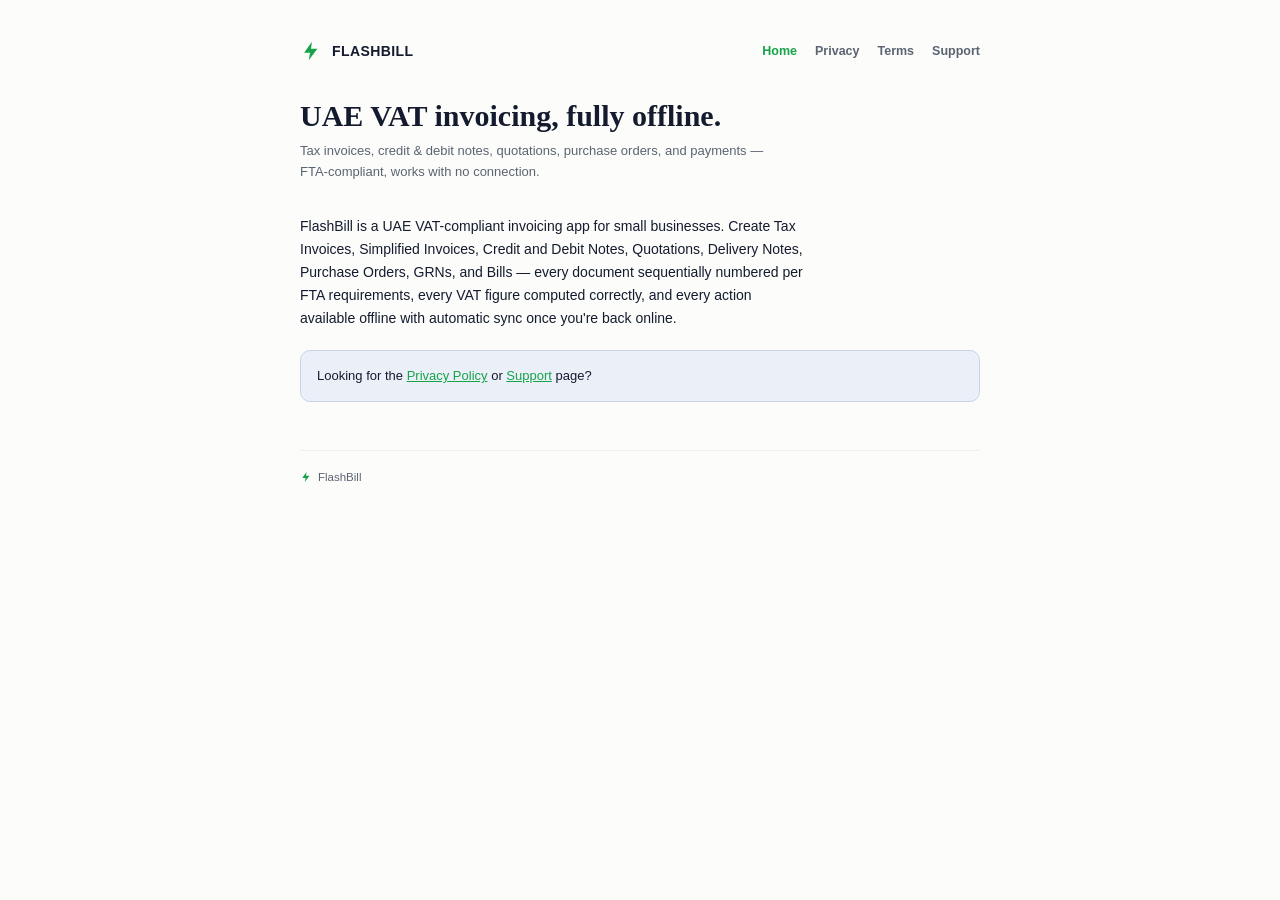
<file: index.html>
<!doctype html>
<html lang="en">
<head>
<meta charset="utf-8" />
<meta name="viewport" content="width=device-width, initial-scale=1" />
<title>FlashBill</title>
<link rel="stylesheet" href="brand.css" />
</head>
<body>
<div class="wrap">
  <header class="top">
    <svg width="22" height="22" viewBox="0 0 24 24"><path d="M13 2L4.5 14H11L9.5 22L19 9.5H12L13 2Z" fill="var(--bolt)" /></svg>
    <span class="name">FLASHBILL</span>
    <nav class="pages">
      <a href="index.html" aria-current="page">Home</a>
      <a href="privacy.html">Privacy</a>
      <a href="terms.html">Terms</a>
      <a href="support.html">Support</a>
    </nav>
  </header>

  <h1>UAE VAT invoicing, fully offline.</h1>
  <p class="subtitle">Tax invoices, credit &amp; debit notes, quotations, purchase orders, and payments — FTA-compliant, works with no connection.</p>

  <p>
    FlashBill is a UAE VAT-compliant invoicing app for small businesses. Create Tax Invoices,
    Simplified Invoices, Credit and Debit Notes, Quotations, Delivery Notes, Purchase Orders, GRNs,
    and Bills — every document sequentially numbered per FTA requirements, every VAT figure computed
    correctly, and every action available offline with automatic sync once you're back online.
  </p>

  <div class="callout">
    <p>Looking for the <a class="link" href="privacy.html">Privacy Policy</a> or <a class="link" href="support.html">Support</a> page?</p>
  </div>

  <footer class="bottom">
    <svg width="12" height="12" viewBox="0 0 24 24"><path d="M13 2L4.5 14H11L9.5 22L19 9.5H12L13 2Z" fill="var(--bolt)" /></svg>
    FlashBill
  </footer>
</div>
</body>
</html>
</file>
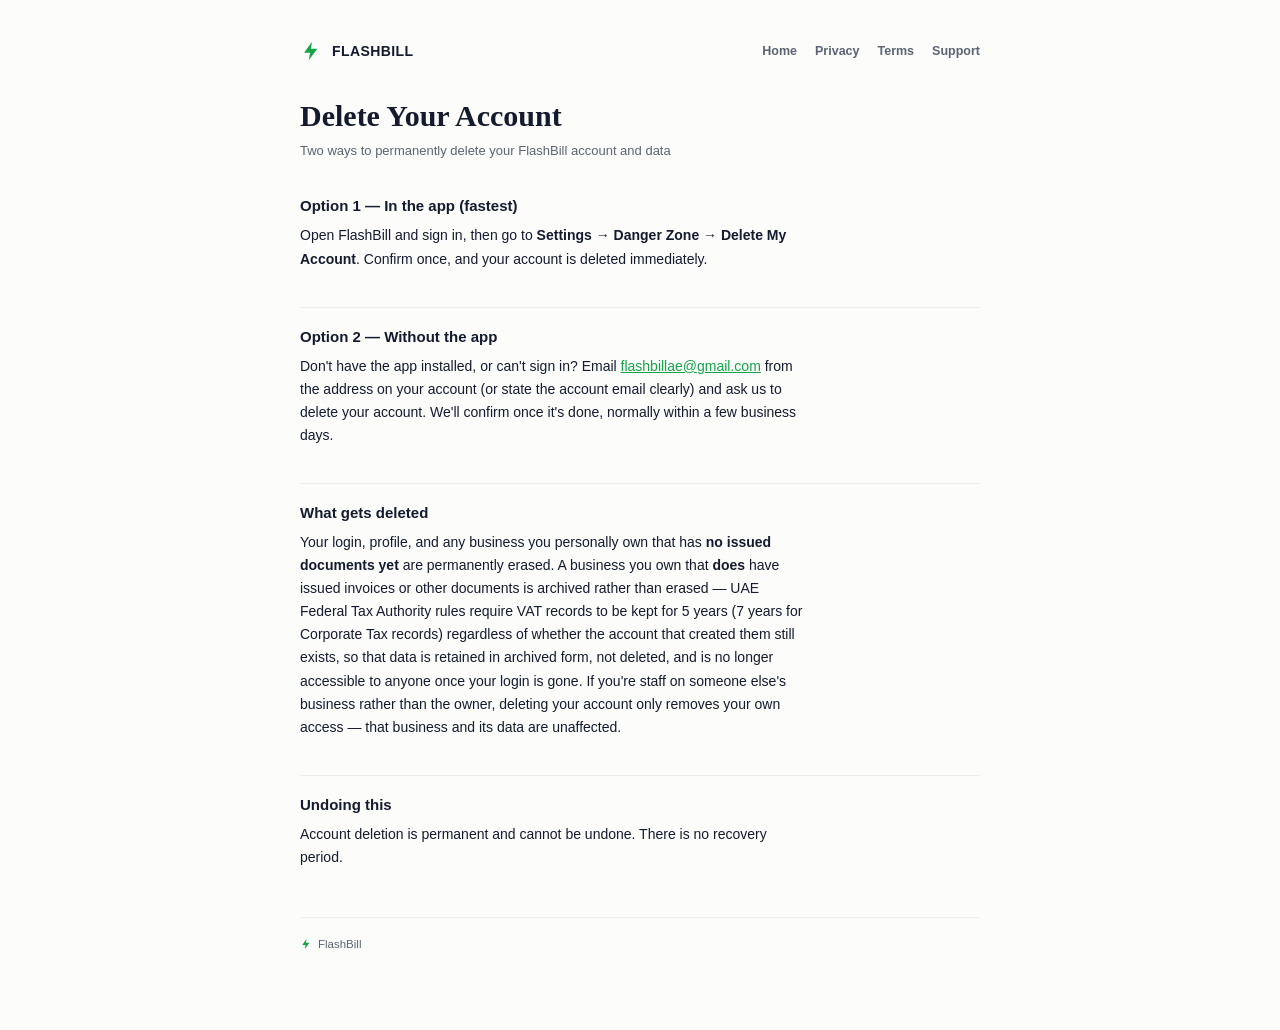
<file: account-deletion.html>
<!doctype html>
<html lang="en">
<head>
<meta charset="utf-8" />
<meta name="viewport" content="width=device-width, initial-scale=1" />
<title>Delete Your Account — FlashBill</title>
<link rel="stylesheet" href="brand.css" />
</head>
<body>
<div class="wrap">
  <header class="top">
    <svg width="22" height="22" viewBox="0 0 24 24"><path d="M13 2L4.5 14H11L9.5 22L19 9.5H12L13 2Z" fill="var(--bolt)" /></svg>
    <span class="name">FLASHBILL</span>
    <nav class="pages">
      <a href="index.html">Home</a>
      <a href="privacy.html">Privacy</a>
      <a href="terms.html">Terms</a>
      <a href="support.html">Support</a>
    </nav>
  </header>

  <h1>Delete Your Account</h1>
  <p class="subtitle">Two ways to permanently delete your FlashBill account and data</p>

  <h2>Option 1 — In the app (fastest)</h2>
  <p>
    Open FlashBill and sign in, then go to <strong>Settings → Danger Zone → Delete My Account</strong>.
    Confirm once, and your account is deleted immediately.
  </p>

  <h2>Option 2 — Without the app</h2>
  <p>
    Don't have the app installed, or can't sign in? Email
    <a class="link" href="mailto:flashbillae@gmail.com">flashbillae@gmail.com</a> from the address on
    your account (or state the account email clearly) and ask us to delete your account. We'll confirm
    once it's done, normally within a few business days.
  </p>

  <h2>What gets deleted</h2>
  <p>
    Your login, profile, and any business you personally own that has <strong>no issued documents yet</strong>
    are permanently erased. A business you own that <strong>does</strong> have issued invoices or other
    documents is archived rather than erased — UAE Federal Tax Authority rules require VAT records to be
    kept for 5 years (7 years for Corporate Tax records) regardless of whether the account that created
    them still exists, so that data is retained in archived form, not deleted, and is no longer
    accessible to anyone once your login is gone. If you're staff on someone else's business rather than
    the owner, deleting your account only removes your own access — that business and its data are
    unaffected.
  </p>

  <h2>Undoing this</h2>
  <p>Account deletion is permanent and cannot be undone. There is no recovery period.</p>

  <footer class="bottom">
    <svg width="12" height="12" viewBox="0 0 24 24"><path d="M13 2L4.5 14H11L9.5 22L19 9.5H12L13 2Z" fill="var(--bolt)" /></svg>
    FlashBill
  </footer>
</div>
</body>
</html>
</file>
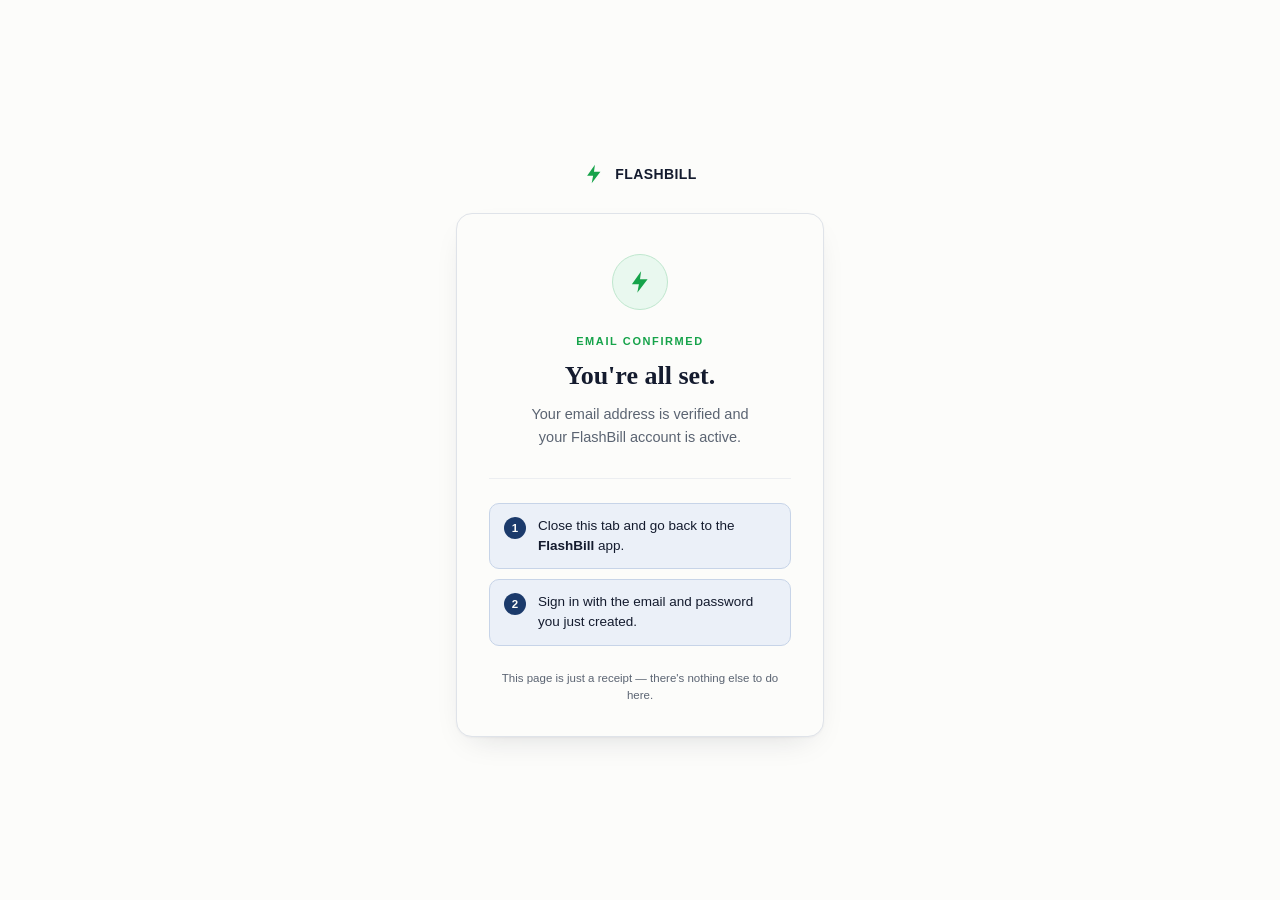
<file: email-confirmed.html>
<!doctype html>
<html lang="en">
<head>
<meta charset="utf-8" />
<meta name="viewport" content="width=device-width, initial-scale=1" />
<title>Email confirmed — FlashBill</title>
<link rel="stylesheet" href="brand.css" />
<style>
  body { display: flex; align-items: center; justify-content: center; min-height: 100vh; }
  .wrap { padding: 32px 16px; max-width: 400px; }
  header.top { justify-content: center; margin-bottom: 0; }
  nav.pages { display: none; }
  .card {
    background: var(--paper);
    border: 1px solid var(--line);
    border-radius: 16px;
    box-shadow: var(--card-shadow);
    padding: 40px 32px 32px;
    text-align: center;
    margin-top: 28px;
  }
  .mark {
    width: 56px; height: 56px; margin: 0 auto 22px; border-radius: 50%;
    background: var(--bolt-bg); border: 1px solid var(--bolt-line);
    display: flex; align-items: center; justify-content: center;
  }
  .kicker { font-size: 11px; font-weight: 700; letter-spacing: 1.6px; text-transform: uppercase; color: var(--bolt); margin: 0 0 10px; }
  h1 { font-size: 26px; margin: 0 0 12px; }
  .lede { font-size: 14.5px; line-height: 1.6; color: var(--stone); margin: 0 0 28px; max-width: 30ch; margin-left: auto; margin-right: auto; }
  .divider { height: 1px; background: var(--hairline); margin: 0 0 24px; }
  .step { display: flex; align-items: flex-start; gap: 12px; text-align: left; padding: 12px 14px; background: var(--navy-bg); border: 1px solid var(--navy-line); border-radius: 10px; }
  .step-num { flex: 0 0 auto; width: 22px; height: 22px; border-radius: 50%; background: var(--navy); color: var(--paper); font-size: 11.5px; font-weight: 700; display: flex; align-items: center; justify-content: center; margin-top: 1px; }
  .step p { margin: 0; font-size: 13.5px; line-height: 1.5; color: var(--ink); }
  .step p b { font-weight: 700; }
  .footnote { margin: 24px 0 0; font-size: 11.5px; color: var(--stone); line-height: 1.5; }
</style>
</head>
<body>
<div class="wrap">
  <header class="top">
    <svg width="22" height="22" viewBox="0 0 24 24"><path d="M13 2L4.5 14H11L9.5 22L19 9.5H12L13 2Z" fill="var(--bolt)" /></svg>
    <span class="name">FLASHBILL</span>
  </header>
  <div class="card">
    <div class="mark">
      <svg width="26" height="26" viewBox="0 0 24 24" fill="none"><path d="M13 2L4.5 14H11L9.5 22L19 9.5H12L13 2Z" fill="var(--bolt)" /></svg>
    </div>
    <p class="kicker">Email confirmed</p>
    <h1>You're all set.</h1>
    <p class="lede">Your email address is verified and your FlashBill account is active.</p>
    <div class="divider"></div>
    <div class="step">
      <span class="step-num">1</span>
      <p>Close this tab and go back to the <b>FlashBill</b> app.</p>
    </div>
    <div style="height: 10px"></div>
    <div class="step">
      <span class="step-num">2</span>
      <p>Sign in with the email and password you just created.</p>
    </div>
    <p class="footnote">This page is just a receipt — there's nothing else to do here.</p>
  </div>
</div>
</body>
</html>
</file>
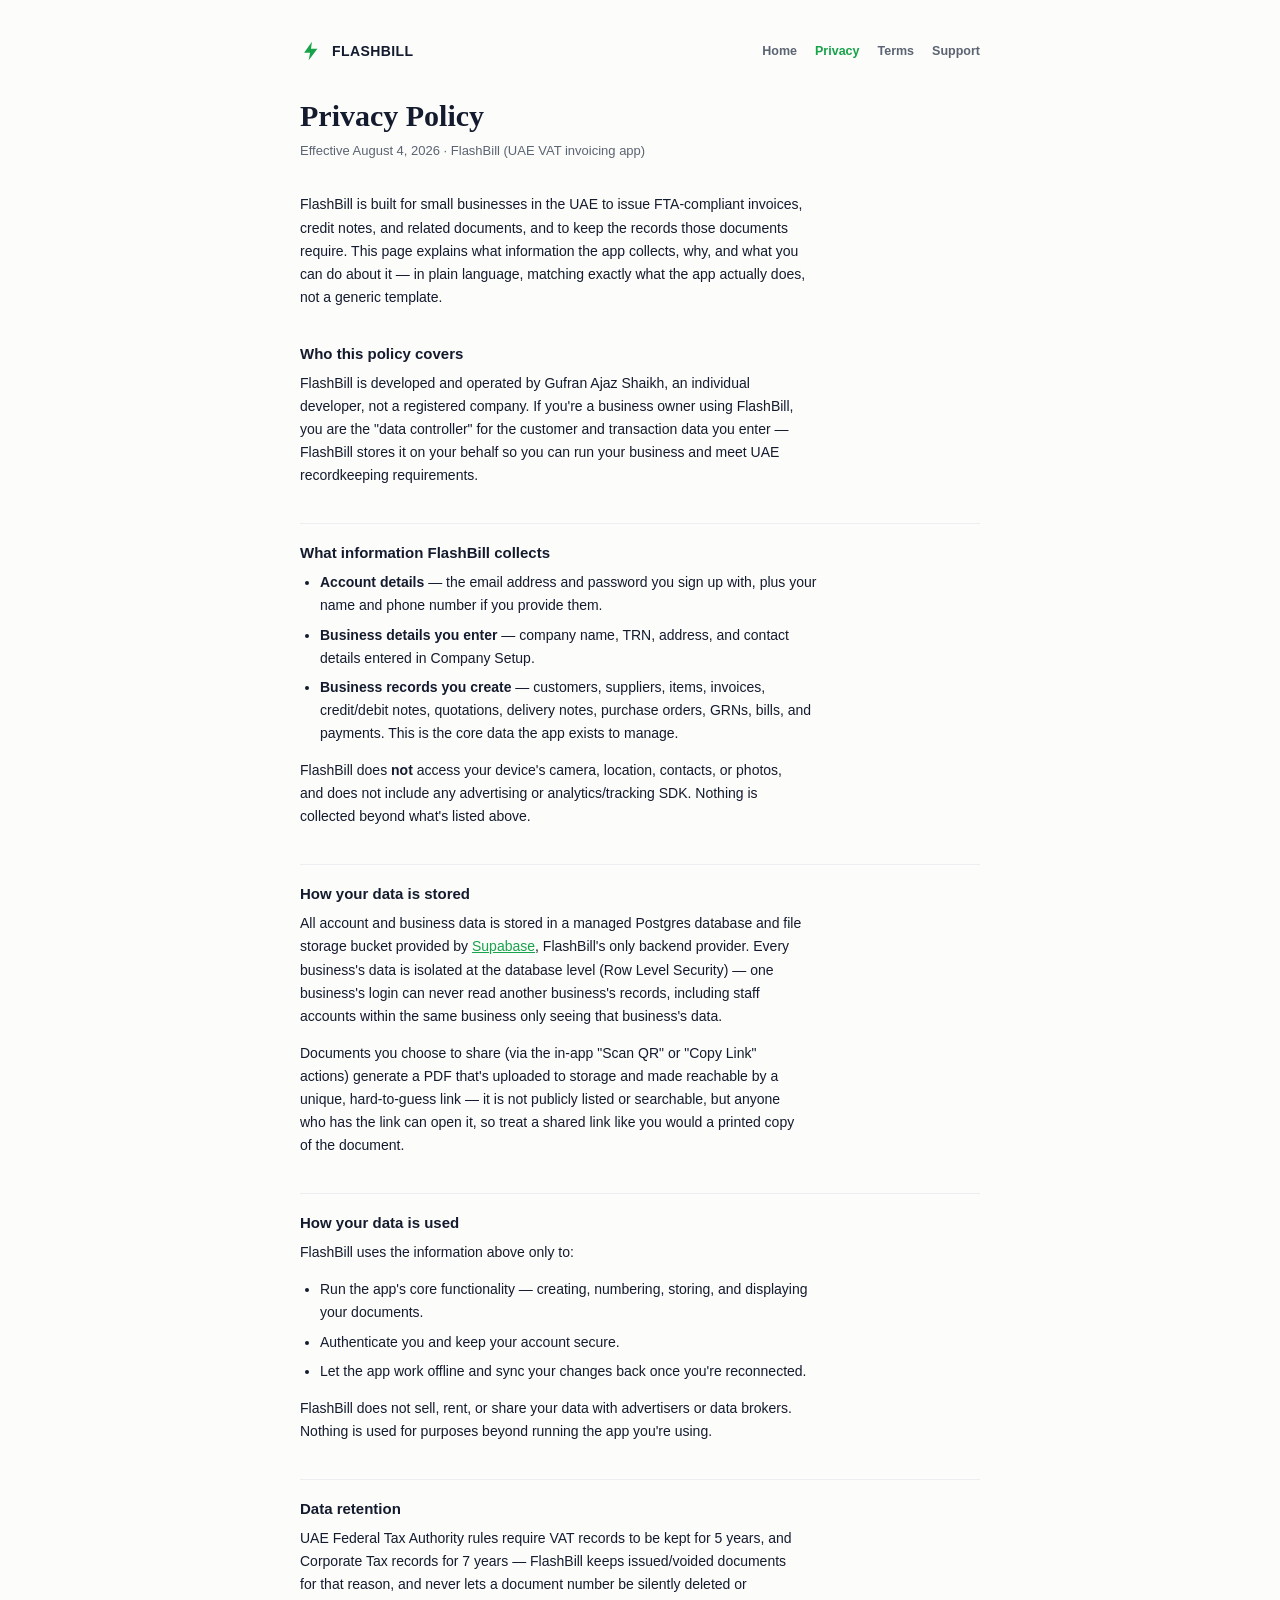
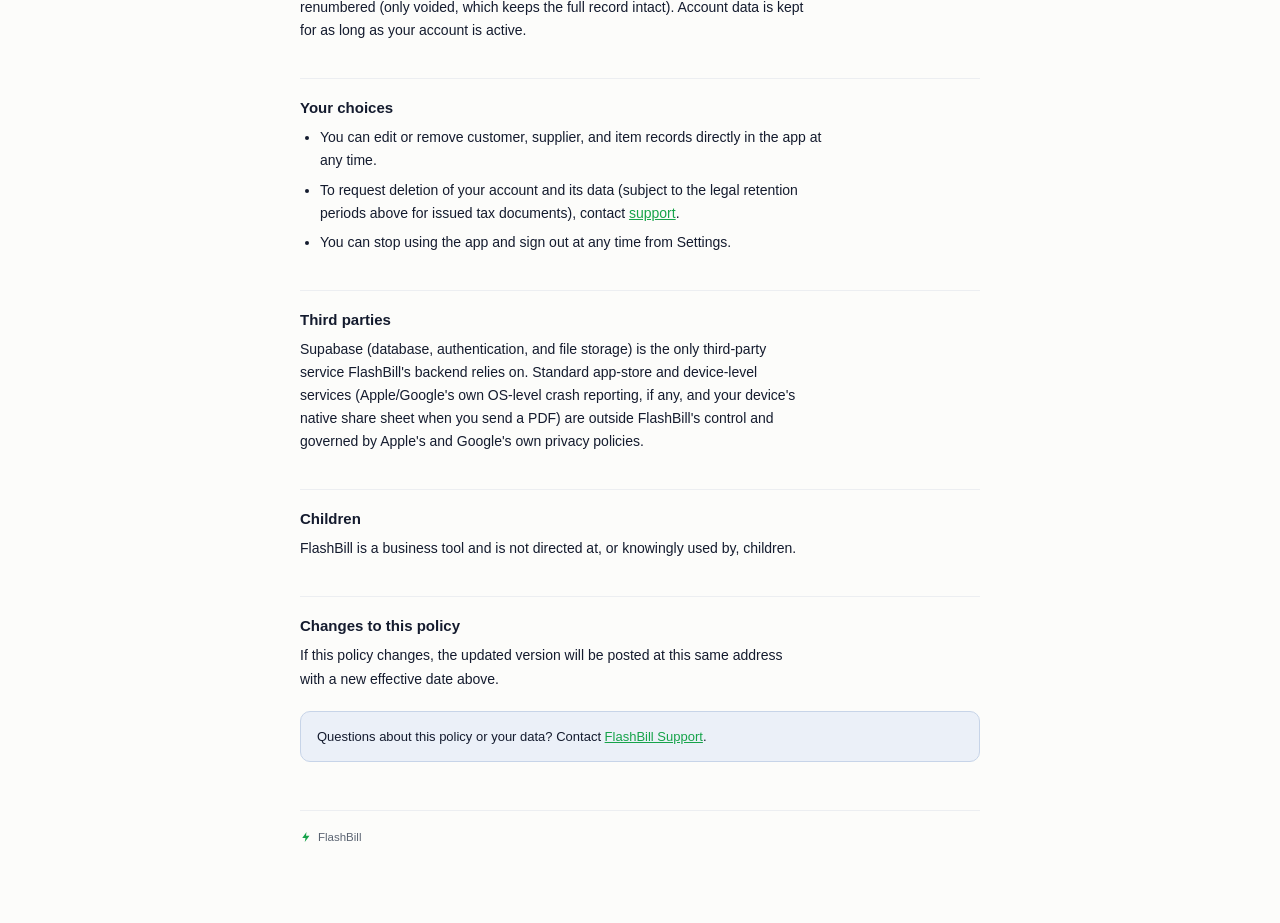
<file: privacy.html>
<!doctype html>
<html lang="en">
<head>
<meta charset="utf-8" />
<meta name="viewport" content="width=device-width, initial-scale=1" />
<title>Privacy Policy — FlashBill</title>
<link rel="stylesheet" href="brand.css" />
</head>
<body>
<div class="wrap">
  <header class="top">
    <svg width="22" height="22" viewBox="0 0 24 24"><path d="M13 2L4.5 14H11L9.5 22L19 9.5H12L13 2Z" fill="var(--bolt)" /></svg>
    <span class="name">FLASHBILL</span>
    <nav class="pages">
      <a href="index.html">Home</a>
      <a href="privacy.html" aria-current="page">Privacy</a>
      <a href="terms.html">Terms</a>
      <a href="support.html">Support</a>
    </nav>
  </header>

  <h1>Privacy Policy</h1>
  <p class="subtitle">Effective August 4, 2026 · FlashBill (UAE VAT invoicing app)</p>

  <p>
    FlashBill is built for small businesses in the UAE to issue FTA-compliant invoices, credit notes,
    and related documents, and to keep the records those documents require. This page explains what
    information the app collects, why, and what you can do about it — in plain language, matching
    exactly what the app actually does, not a generic template.
  </p>

  <h2>Who this policy covers</h2>
  <p>
    FlashBill is developed and operated by Gufran Ajaz Shaikh, an
    individual developer, not a registered company. If you're a business owner using FlashBill, you
    are the "data controller" for the customer and transaction data you enter — FlashBill stores it on
    your behalf so you can run your business and meet UAE recordkeeping requirements.
  </p>

  <h2>What information FlashBill collects</h2>
  <ul>
    <li><strong>Account details</strong> — the email address and password you sign up with, plus your name and phone number if you provide them.</li>
    <li><strong>Business details you enter</strong> — company name, TRN, address, and contact details entered in Company Setup.</li>
    <li><strong>Business records you create</strong> — customers, suppliers, items, invoices, credit/debit notes, quotations, delivery notes, purchase orders, GRNs, bills, and payments. This is the core data the app exists to manage.</li>
  </ul>
  <p>
    FlashBill does <strong>not</strong> access your device's camera, location, contacts, or photos, and
    does not include any advertising or analytics/tracking SDK. Nothing is collected beyond what's
    listed above.
  </p>

  <h2>How your data is stored</h2>
  <p>
    All account and business data is stored in a managed Postgres database and file storage bucket
    provided by <a class="link" href="https://supabase.com/privacy" target="_blank" rel="noopener">Supabase</a>,
    FlashBill's only backend provider. Every business's data is isolated at the database level (Row
    Level Security) — one business's login can never read another business's records, including staff
    accounts within the same business only seeing that business's data.
  </p>
  <p>
    Documents you choose to share (via the in-app "Scan QR" or "Copy Link" actions) generate a PDF
    that's uploaded to storage and made reachable by a unique, hard-to-guess link — it is not publicly
    listed or searchable, but anyone who has the link can open it, so treat a shared link like you
    would a printed copy of the document.
  </p>

  <h2>How your data is used</h2>
  <p>FlashBill uses the information above only to:</p>
  <ul>
    <li>Run the app's core functionality — creating, numbering, storing, and displaying your documents.</li>
    <li>Authenticate you and keep your account secure.</li>
    <li>Let the app work offline and sync your changes back once you're reconnected.</li>
  </ul>
  <p>FlashBill does not sell, rent, or share your data with advertisers or data brokers. Nothing is used for purposes beyond running the app you're using.</p>

  <h2>Data retention</h2>
  <p>
    UAE Federal Tax Authority rules require VAT records to be kept for 5 years, and Corporate Tax
    records for 7 years — FlashBill keeps issued/voided documents for that reason, and never lets a
    document number be silently deleted or renumbered (only voided, which keeps the full record
    intact). Account data is kept for as long as your account is active.
  </p>

  <h2>Your choices</h2>
  <ul>
    <li>You can edit or remove customer, supplier, and item records directly in the app at any time.</li>
    <li>To request deletion of your account and its data (subject to the legal retention periods above for issued tax documents), contact <a class="link" href="support.html">support</a>.</li>
    <li>You can stop using the app and sign out at any time from Settings.</li>
  </ul>

  <h2>Third parties</h2>
  <p>
    Supabase (database, authentication, and file storage) is the only third-party service FlashBill's
    backend relies on. Standard app-store and device-level services (Apple/Google's own OS-level
    crash reporting, if any, and your device's native share sheet when you send a PDF) are outside
    FlashBill's control and governed by Apple's and Google's own privacy policies.
  </p>

  <h2>Children</h2>
  <p>FlashBill is a business tool and is not directed at, or knowingly used by, children.</p>

  <h2>Changes to this policy</h2>
  <p>If this policy changes, the updated version will be posted at this same address with a new effective date above.</p>

  <div class="callout">
    <p>Questions about this policy or your data? Contact <a class="link" href="support.html">FlashBill Support</a>.</p>
  </div>

  <footer class="bottom">
    <svg width="12" height="12" viewBox="0 0 24 24"><path d="M13 2L4.5 14H11L9.5 22L19 9.5H12L13 2Z" fill="var(--bolt)" /></svg>
    FlashBill
  </footer>
</div>
</body>
</html>
</file>
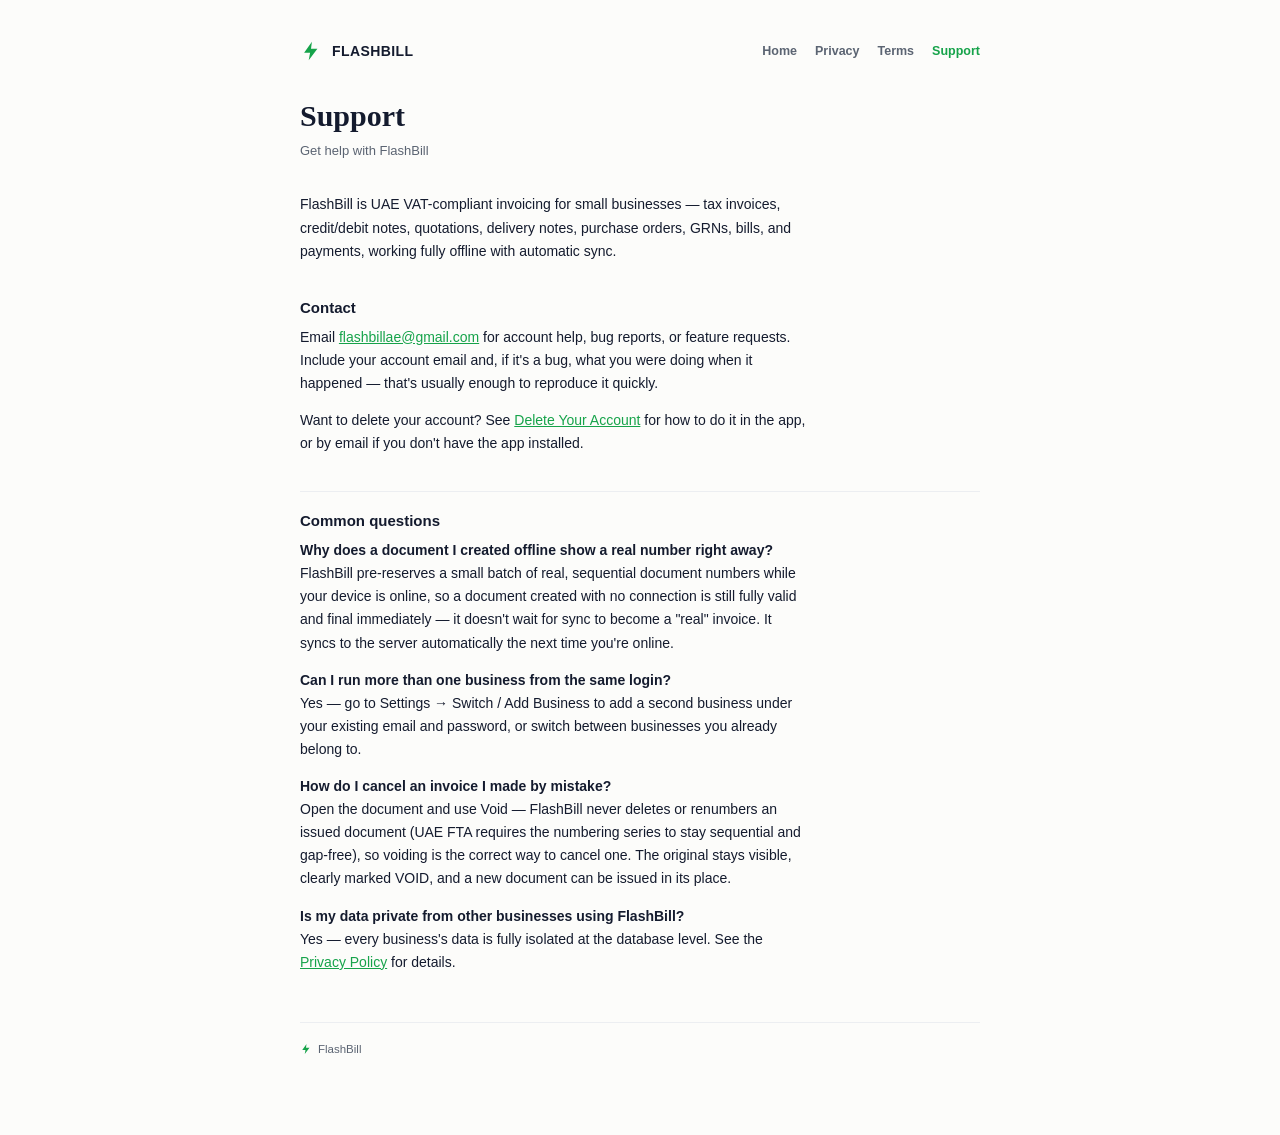
<file: support.html>
<!doctype html>
<html lang="en">
<head>
<meta charset="utf-8" />
<meta name="viewport" content="width=device-width, initial-scale=1" />
<title>Support — FlashBill</title>
<link rel="stylesheet" href="brand.css" />
</head>
<body>
<div class="wrap">
  <header class="top">
    <svg width="22" height="22" viewBox="0 0 24 24"><path d="M13 2L4.5 14H11L9.5 22L19 9.5H12L13 2Z" fill="var(--bolt)" /></svg>
    <span class="name">FLASHBILL</span>
    <nav class="pages">
      <a href="index.html">Home</a>
      <a href="privacy.html">Privacy</a>
      <a href="terms.html">Terms</a>
      <a href="support.html" aria-current="page">Support</a>
    </nav>
  </header>

  <h1>Support</h1>
  <p class="subtitle">Get help with FlashBill</p>

  <p>
    FlashBill is UAE VAT-compliant invoicing for small businesses — tax invoices, credit/debit notes,
    quotations, delivery notes, purchase orders, GRNs, bills, and payments, working fully offline with
    automatic sync.
  </p>

  <h2>Contact</h2>
  <p>
    Email <a class="link" href="mailto:flashbillae@gmail.com">flashbillae@gmail.com</a> for account help, bug
    reports, or feature requests. Include your account email and, if it's a
    bug, what you were doing when it happened — that's usually enough to reproduce it quickly.
  </p>

  <p>
    Want to delete your account? See <a class="link" href="account-deletion.html">Delete Your Account</a>
    for how to do it in the app, or by email if you don't have the app installed.
  </p>

  <h2>Common questions</h2>

  <p><strong>Why does a document I created offline show a real number right away?</strong><br />
  FlashBill pre-reserves a small batch of real, sequential document numbers while your device is
  online, so a document created with no connection is still fully valid and final immediately — it
  doesn't wait for sync to become a "real" invoice. It syncs to the server automatically the next
  time you're online.</p>

  <p><strong>Can I run more than one business from the same login?</strong><br />
  Yes — go to Settings → Switch / Add Business to add a second business under your existing email and
  password, or switch between businesses you already belong to.</p>

  <p><strong>How do I cancel an invoice I made by mistake?</strong><br />
  Open the document and use Void — FlashBill never deletes or renumbers an issued document (UAE FTA
  requires the numbering series to stay sequential and gap-free), so voiding is the correct way to
  cancel one. The original stays visible, clearly marked VOID, and a new document can be issued in
  its place.</p>

  <p><strong>Is my data private from other businesses using FlashBill?</strong><br />
  Yes — every business's data is fully isolated at the database level. See the
  <a class="link" href="privacy.html">Privacy Policy</a> for details.</p>

  <footer class="bottom">
    <svg width="12" height="12" viewBox="0 0 24 24"><path d="M13 2L4.5 14H11L9.5 22L19 9.5H12L13 2Z" fill="var(--bolt)" /></svg>
    FlashBill
  </footer>
</div>
</body>
</html>
</file>
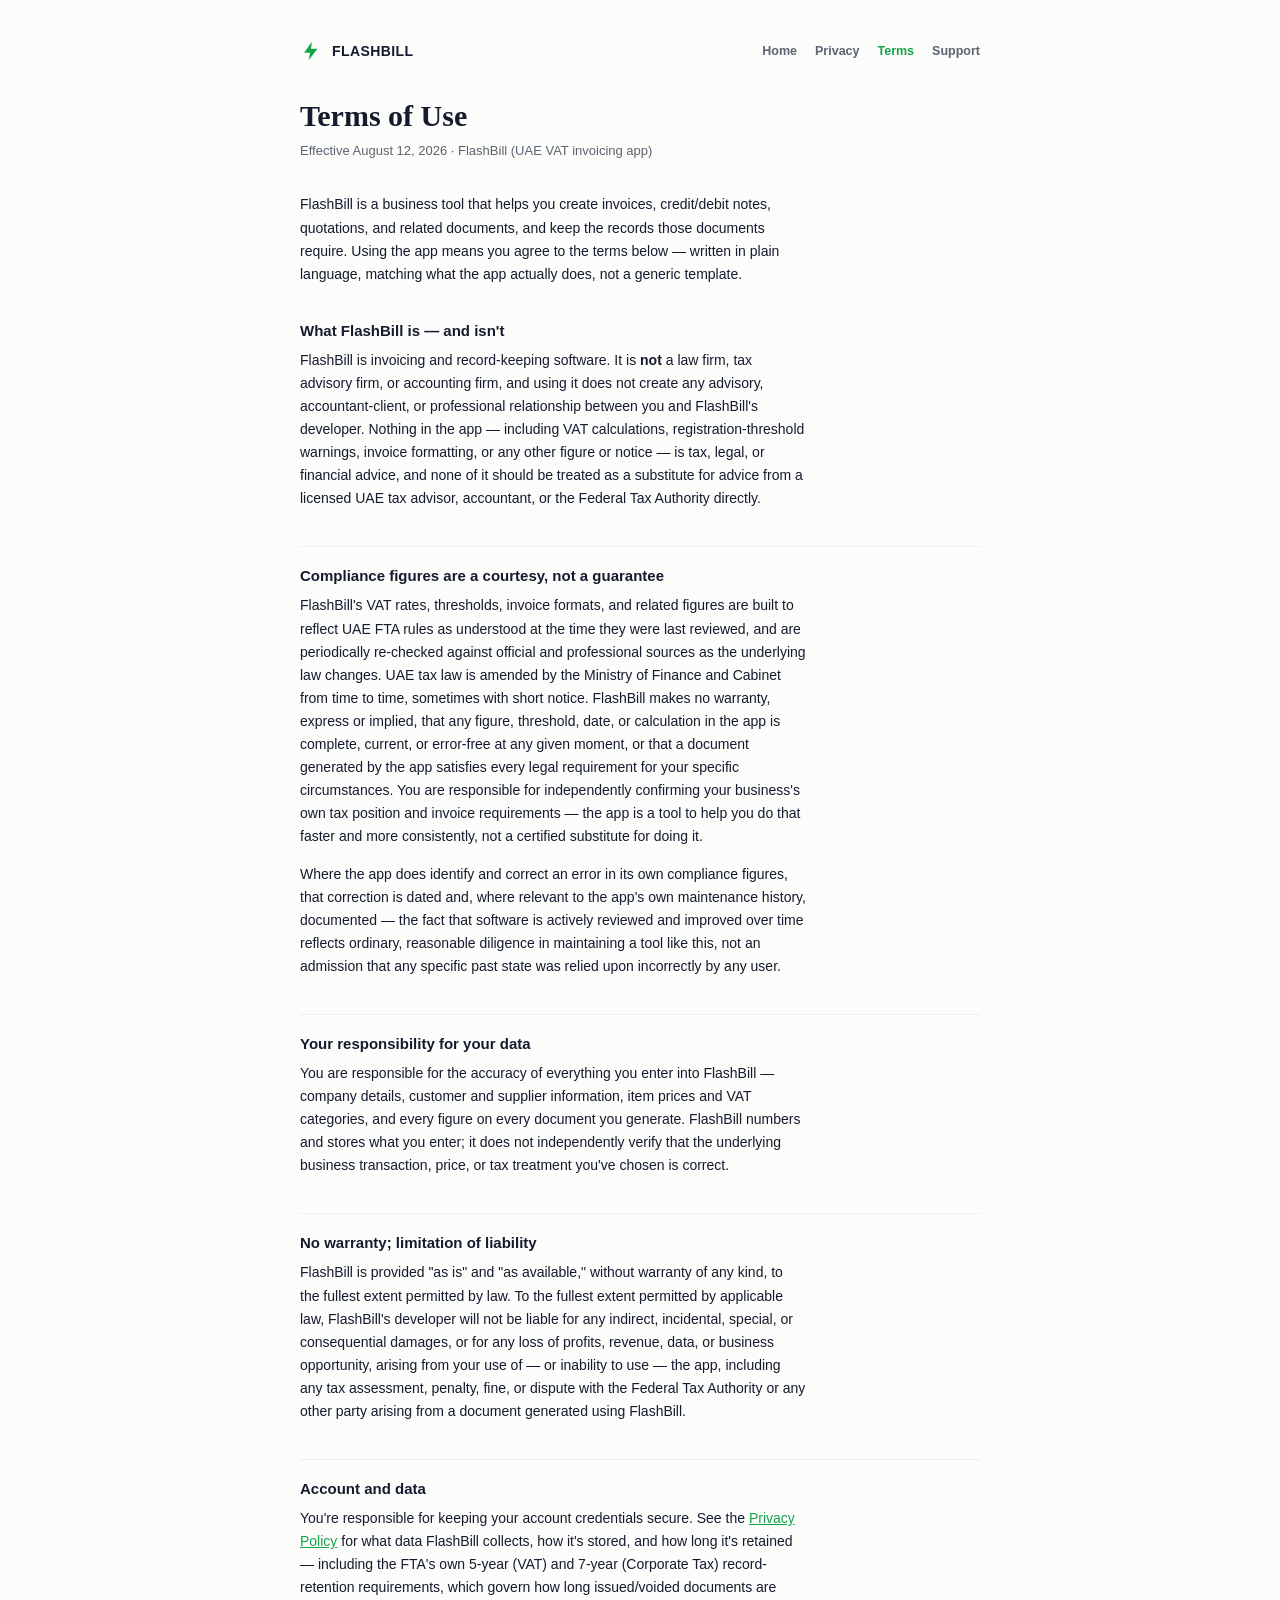
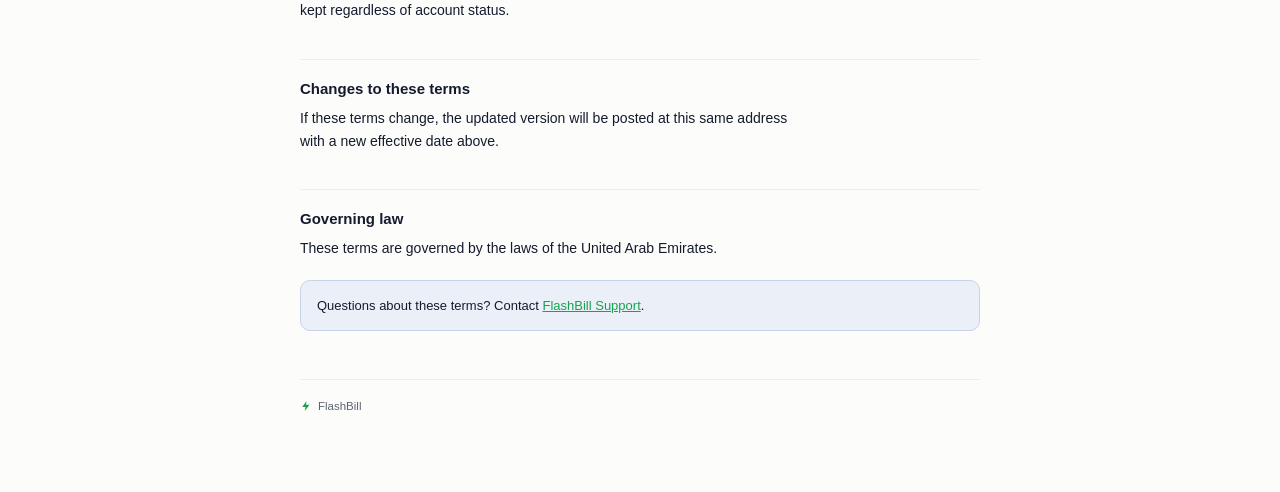
<file: terms.html>
<!doctype html>
<html lang="en">
<head>
<meta charset="utf-8" />
<meta name="viewport" content="width=device-width, initial-scale=1" />
<title>Terms of Use — FlashBill</title>
<link rel="stylesheet" href="brand.css" />
</head>
<body>
<div class="wrap">
  <header class="top">
    <svg width="22" height="22" viewBox="0 0 24 24"><path d="M13 2L4.5 14H11L9.5 22L19 9.5H12L13 2Z" fill="var(--bolt)" /></svg>
    <span class="name">FLASHBILL</span>
    <nav class="pages">
      <a href="index.html">Home</a>
      <a href="privacy.html">Privacy</a>
      <a href="terms.html" aria-current="page">Terms</a>
      <a href="support.html">Support</a>
    </nav>
  </header>

  <h1>Terms of Use</h1>
  <p class="subtitle">Effective August 12, 2026 · FlashBill (UAE VAT invoicing app)</p>

  <p>
    FlashBill is a business tool that helps you create invoices, credit/debit notes, quotations, and
    related documents, and keep the records those documents require. Using the app means you agree to
    the terms below — written in plain language, matching what the app actually does, not a generic
    template.
  </p>

  <h2>What FlashBill is — and isn't</h2>
  <p>
    FlashBill is invoicing and record-keeping software. It is <strong>not</strong> a law firm, tax
    advisory firm, or accounting firm, and using it does not create any advisory, accountant-client, or
    professional relationship between you and FlashBill's developer. Nothing in the app — including VAT
    calculations, registration-threshold warnings, invoice formatting, or any other figure or notice —
    is tax, legal, or financial advice, and none of it should be treated as a substitute for advice from
    a licensed UAE tax advisor, accountant, or the Federal Tax Authority directly.
  </p>

  <h2>Compliance figures are a courtesy, not a guarantee</h2>
  <p>
    FlashBill's VAT rates, thresholds, invoice formats, and related figures are built to reflect UAE FTA
    rules as understood at the time they were last reviewed, and are periodically re-checked against
    official and professional sources as the underlying law changes. UAE tax law is amended by the
    Ministry of Finance and Cabinet from time to time, sometimes with short notice. FlashBill makes no
    warranty, express or implied, that any figure, threshold, date, or calculation in the app is
    complete, current, or error-free at any given moment, or that a document generated by the app
    satisfies every legal requirement for your specific circumstances. You are responsible for
    independently confirming your business's own tax position and invoice requirements — the app is a
    tool to help you do that faster and more consistently, not a certified substitute for doing it.
  </p>
  <p>
    Where the app does identify and correct an error in its own compliance figures, that correction is
    dated and, where relevant to the app's own maintenance history, documented — the fact that software
    is actively reviewed and improved over time reflects ordinary, reasonable diligence in maintaining a
    tool like this, not an admission that any specific past state was relied upon incorrectly by any
    user.
  </p>

  <h2>Your responsibility for your data</h2>
  <p>
    You are responsible for the accuracy of everything you enter into FlashBill — company details,
    customer and supplier information, item prices and VAT categories, and every figure on every
    document you generate. FlashBill numbers and stores what you enter; it does not independently verify
    that the underlying business transaction, price, or tax treatment you've chosen is correct.
  </p>

  <h2>No warranty; limitation of liability</h2>
  <p>
    FlashBill is provided "as is" and "as available," without warranty of any kind, to the fullest
    extent permitted by law. To the fullest extent permitted by applicable law, FlashBill's developer
    will not be liable for any indirect, incidental, special, or consequential damages, or for any loss
    of profits, revenue, data, or business opportunity, arising from your use of — or inability to use —
    the app, including any tax assessment, penalty, fine, or dispute with the Federal Tax Authority or
    any other party arising from a document generated using FlashBill.
  </p>

  <h2>Account and data</h2>
  <p>
    You're responsible for keeping your account credentials secure. See the
    <a class="link" href="privacy.html">Privacy Policy</a> for what data FlashBill collects, how it's
    stored, and how long it's retained — including the FTA's own 5-year (VAT) and 7-year (Corporate Tax)
    record-retention requirements, which govern how long issued/voided documents are kept regardless of
    account status.
  </p>

  <h2>Changes to these terms</h2>
  <p>If these terms change, the updated version will be posted at this same address with a new effective date above.</p>

  <h2>Governing law</h2>
  <p>These terms are governed by the laws of the United Arab Emirates.</p>

  <div class="callout">
    <p>Questions about these terms? Contact <a class="link" href="support.html">FlashBill Support</a>.</p>
  </div>

  <footer class="bottom">
    <svg width="12" height="12" viewBox="0 0 24 24"><path d="M13 2L4.5 14H11L9.5 22L19 9.5H12L13 2Z" fill="var(--bolt)" /></svg>
    FlashBill
  </footer>
</div>
</body>
</html>
</file>
<file: brand.css>
:root {
  --paper: #FCFCFA;
  --ink: #141B2E;
  --navy: #1B3A6B;
  --navy-line: #C7D4E8;
  --navy-bg: #EBF0F8;
  --stone: #5B6472;
  --line: #DFE3E9;
  --hairline: #ECEEF1;
  --bolt: #16A34A;
  --bolt-bg: #E9F8EF;
  --bolt-line: #BFE7CE;
  --card-shadow: 0 1px 2px rgba(20, 27, 46, 0.04), 0 12px 32px -16px rgba(20, 27, 46, 0.18);
}

:root[data-theme="dark"] {
  --paper: #0E1320;
  --ink: #F3F5F8;
  --navy: #9FB6DC;
  --navy-line: #2C3B57;
  --navy-bg: #16223A;
  --stone: #9AA5B4;
  --line: #232C3F;
  --hairline: #1B2333;
  --bolt: #34D273;
  --bolt-bg: #10301F;
  --bolt-line: #1E4A31;
  --card-shadow: 0 1px 2px rgba(0, 0, 0, 0.3), 0 24px 48px -24px rgba(0, 0, 0, 0.6);
}

@media (prefers-color-scheme: dark) {
  :root:not([data-theme="light"]) {
    --paper: #0E1320;
    --ink: #F3F5F8;
    --navy: #9FB6DC;
    --navy-line: #2C3B57;
    --navy-bg: #16223A;
    --stone: #9AA5B4;
    --line: #232C3F;
    --hairline: #1B2333;
    --bolt: #34D273;
    --bolt-bg: #10301F;
    --bolt-line: #1E4A31;
    --card-shadow: 0 1px 2px rgba(0, 0, 0, 0.3), 0 24px 48px -24px rgba(0, 0, 0, 0.6);
  }
}

* { box-sizing: border-box; }

body {
  margin: 0;
  background: var(--paper);
  color: var(--ink);
  font-family: -apple-system, BlinkMacSystemFont, "Segoe UI", Roboto, Helvetica, Arial, sans-serif;
  -webkit-font-smoothing: antialiased;
}

.wrap {
  max-width: 720px;
  margin: 0 auto;
  padding: 40px 20px 80px;
}

header.top {
  display: flex;
  align-items: center;
  gap: 10px;
  margin-bottom: 36px;
}

header.top svg { display: block; flex: 0 0 auto; }

header.top .name {
  font-size: 14px;
  font-weight: 800;
  letter-spacing: 0.4px;
  color: var(--ink);
}

nav.pages {
  margin-left: auto;
  display: flex;
  gap: 18px;
}

nav.pages a {
  font-size: 12.5px;
  font-weight: 700;
  color: var(--stone);
  text-decoration: none;
}

nav.pages a[aria-current="page"] { color: var(--bolt); }
nav.pages a:hover { color: var(--ink); }

h1 {
  font-family: Georgia, "Times New Roman", serif;
  font-size: 30px;
  line-height: 1.2;
  margin: 0 0 6px;
  text-wrap: balance;
}

.subtitle {
  font-size: 13px;
  color: var(--stone);
  margin: 0 0 32px;
}

h2 {
  font-size: 15px;
  font-weight: 800;
  color: var(--ink);
  margin: 36px 0 10px;
  padding-top: 20px;
  border-top: 1px solid var(--hairline);
}

h2:first-of-type { border-top: none; padding-top: 0; }

p, li {
  font-size: 14px;
  line-height: 1.65;
  color: var(--ink);
  max-width: 65ch;
}

p { margin: 0 0 14px; }

ul { margin: 0 0 14px; padding-left: 20px; }
li { margin-bottom: 6px; }

.muted { color: var(--stone); }

.callout {
  background: var(--navy-bg);
  border: 1px solid var(--navy-line);
  border-radius: 10px;
  padding: 14px 16px;
  margin: 20px 0;
}

.callout p { margin: 0; font-size: 13px; }

.fill {
  background: var(--bolt-bg);
  border: 1px solid var(--bolt-line);
  border-radius: 4px;
  padding: 1px 6px;
  font-weight: 700;
  color: var(--bolt);
  font-size: 0.95em;
}

a.link { color: var(--bolt); }

footer.bottom {
  margin-top: 48px;
  padding-top: 20px;
  border-top: 1px solid var(--hairline);
  font-size: 11.5px;
  color: var(--stone);
  display: flex;
  align-items: center;
  gap: 6px;
}

footer.bottom svg { display: block; }

table.datatable {
  width: 100%;
  border-collapse: collapse;
  margin: 8px 0 20px;
  font-size: 13px;
}

table.datatable th, table.datatable td {
  text-align: left;
  padding: 8px 10px;
  border-bottom: 1px solid var(--hairline);
  vertical-align: top;
}

table.datatable th {
  font-size: 11px;
  text-transform: uppercase;
  letter-spacing: 0.6px;
  color: var(--stone);
  font-weight: 700;
}

.tablewrap { overflow-x: auto; }
</file>
